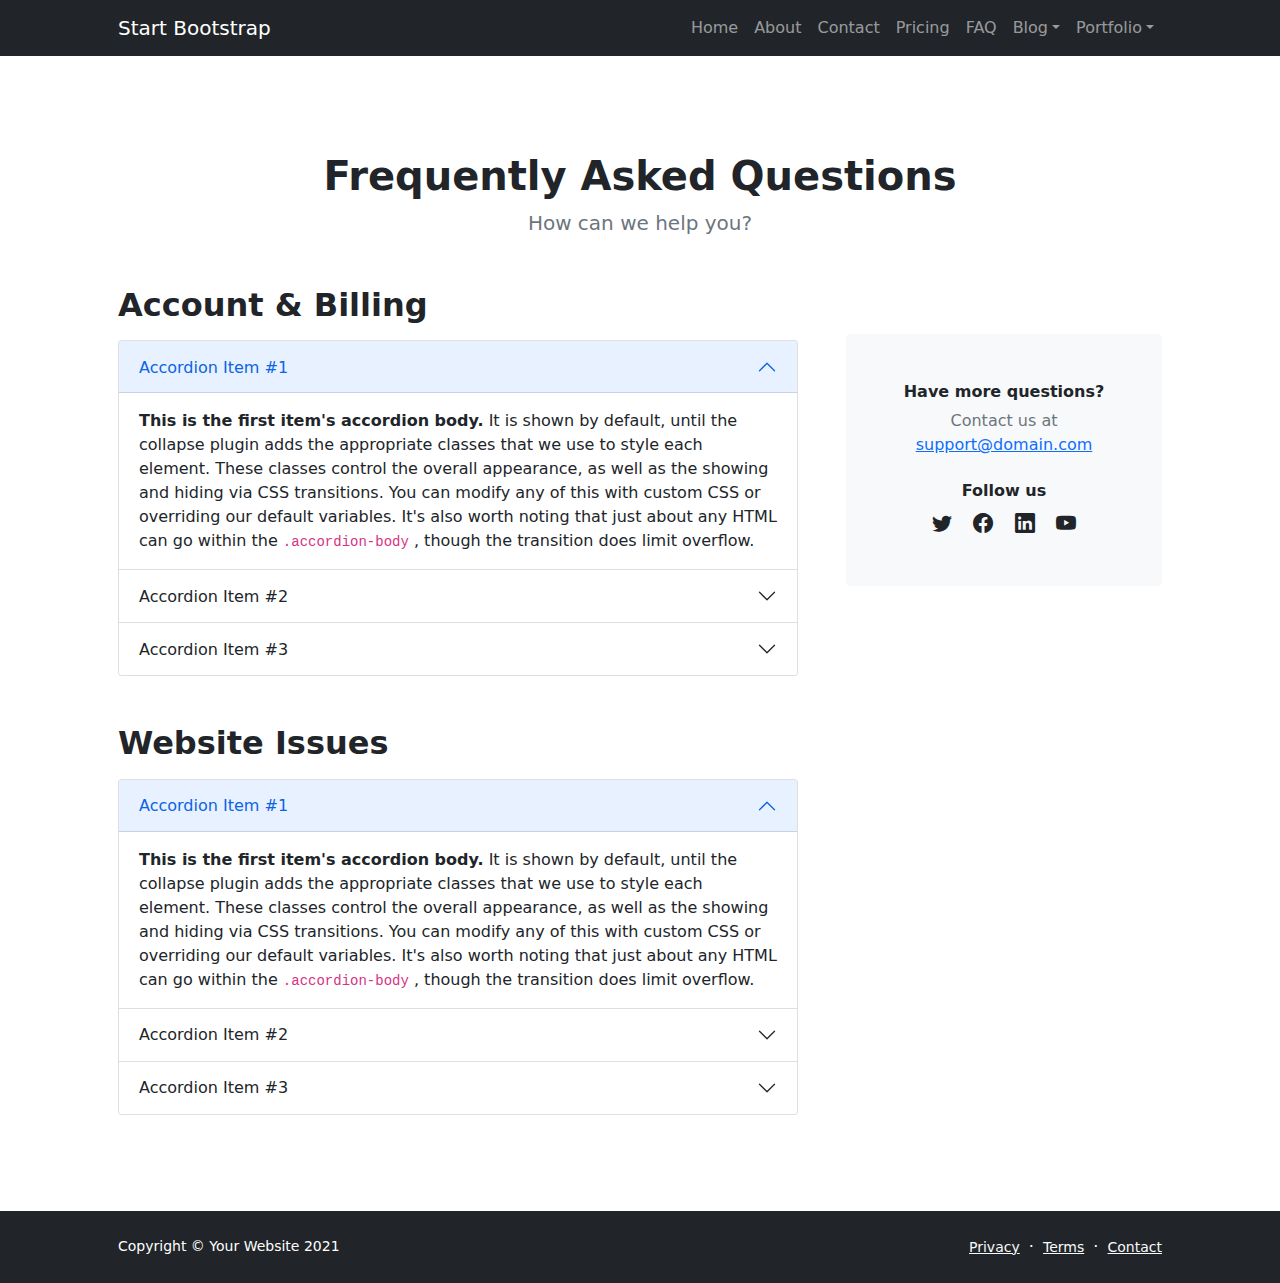
<file: app/faq.html>
<!DOCTYPE html>
<html lang="en">
    <head>
        <meta charset="utf-8" />
        <meta name="viewport" content="width=device-width, initial-scale=1, shrink-to-fit=no" />
        <meta name="description" content="" />
        <meta name="author" content="" />
        <title>Modern Business - Start Bootstrap Template</title>
        <!-- Favicon-->
        <link rel="icon" type="image/x-icon" href="assets/favicon.ico" />
        <!-- Bootstrap icons-->
        <link href="https://cdn.jsdelivr.net/npm/bootstrap-icons@1.5.0/font/bootstrap-icons.css" rel="stylesheet" />
        <!-- Core theme CSS (includes Bootstrap)-->
        <link href="css/styles.css" rel="stylesheet" />
    </head>
    <body class="d-flex flex-column h-100">
        <main class="flex-shrink-0">
            <!-- Navigation-->
            <nav class="navbar navbar-expand-lg navbar-dark bg-dark">
                <div class="container px-5">
                    <a class="navbar-brand" href="index.html">Start Bootstrap</a>
                    <button class="navbar-toggler" type="button" data-bs-toggle="collapse" data-bs-target="#navbarSupportedContent" aria-controls="navbarSupportedContent" aria-expanded="false" aria-label="Toggle navigation"><span class="navbar-toggler-icon"></span></button>
                    <div class="collapse navbar-collapse" id="navbarSupportedContent">
                        <ul class="navbar-nav ms-auto mb-2 mb-lg-0">
                            <li class="nav-item"><a class="nav-link" href="index.html">Home</a></li>
                            <li class="nav-item"><a class="nav-link" href="about.html">About</a></li>
                            <li class="nav-item"><a class="nav-link" href="contact.html">Contact</a></li>
                            <li class="nav-item"><a class="nav-link" href="pricing.html">Pricing</a></li>
                            <li class="nav-item"><a class="nav-link" href="faq.html">FAQ</a></li>
                            <li class="nav-item dropdown">
                                <a class="nav-link dropdown-toggle" id="navbarDropdownBlog" href="#" role="button" data-bs-toggle="dropdown" aria-expanded="false">Blog</a>
                                <ul class="dropdown-menu dropdown-menu-end" aria-labelledby="navbarDropdownBlog">
                                    <li><a class="dropdown-item" href="blog-home.html">Blog Home</a></li>
                                    <li><a class="dropdown-item" href="blog-post.html">Blog Post</a></li>
                                </ul>
                            </li>
                            <li class="nav-item dropdown">
                                <a class="nav-link dropdown-toggle" id="navbarDropdownPortfolio" href="#" role="button" data-bs-toggle="dropdown" aria-expanded="false">Portfolio</a>
                                <ul class="dropdown-menu dropdown-menu-end" aria-labelledby="navbarDropdownPortfolio">
                                    <li><a class="dropdown-item" href="portfolio-overview.html">Portfolio Overview</a></li>
                                    <li><a class="dropdown-item" href="portfolio-item.html">Portfolio Item</a></li>
                                </ul>
                            </li>
                        </ul>
                    </div>
                </div>
            </nav>
            <!-- Page Content-->
            <section class="py-5">
                <div class="container px-5 my-5">
                    <div class="text-center mb-5">
                        <h1 class="fw-bolder">Frequently Asked Questions</h1>
                        <p class="lead fw-normal text-muted mb-0">How can we help you?</p>
                    </div>
                    <div class="row gx-5">
                        <div class="col-xl-8">
                            <!-- FAQ Accordion 1-->
                            <h2 class="fw-bolder mb-3">Account &amp; Billing</h2>
                            <div class="accordion mb-5" id="accordionExample">
                                <div class="accordion-item">
                                    <h3 class="accordion-header" id="headingOne"><button class="accordion-button" type="button" data-bs-toggle="collapse" data-bs-target="#collapseOne" aria-expanded="true" aria-controls="collapseOne">Accordion Item #1</button></h3>
                                    <div class="accordion-collapse collapse show" id="collapseOne" aria-labelledby="headingOne" data-bs-parent="#accordionExample">
                                        <div class="accordion-body">
                                            <strong>This is the first item's accordion body.</strong>
                                            It is shown by default, until the collapse plugin adds the appropriate classes that we use to style each element. These classes control the overall appearance, as well as the showing and hiding via CSS transitions. You can modify any of this with custom CSS or overriding our default variables. It's also worth noting that just about any HTML can go within the
                                            <code>.accordion-body</code>
                                            , though the transition does limit overflow.
                                        </div>
                                    </div>
                                </div>
                                <div class="accordion-item">
                                    <h3 class="accordion-header" id="headingTwo"><button class="accordion-button collapsed" type="button" data-bs-toggle="collapse" data-bs-target="#collapseTwo" aria-expanded="false" aria-controls="collapseTwo">Accordion Item #2</button></h3>
                                    <div class="accordion-collapse collapse" id="collapseTwo" aria-labelledby="headingTwo" data-bs-parent="#accordionExample">
                                        <div class="accordion-body">
                                            <strong>This is the second item's accordion body.</strong>
                                            It is hidden by default, until the collapse plugin adds the appropriate classes that we use to style each element. These classes control the overall appearance, as well as the showing and hiding via CSS transitions. You can modify any of this with custom CSS or overriding our default variables. It's also worth noting that just about any HTML can go within the
                                            <code>.accordion-body</code>
                                            , though the transition does limit overflow.
                                        </div>
                                    </div>
                                </div>
                                <div class="accordion-item">
                                    <h3 class="accordion-header" id="headingThree"><button class="accordion-button collapsed" type="button" data-bs-toggle="collapse" data-bs-target="#collapseThree" aria-expanded="false" aria-controls="collapseThree">Accordion Item #3</button></h3>
                                    <div class="accordion-collapse collapse" id="collapseThree" aria-labelledby="headingThree" data-bs-parent="#accordionExample">
                                        <div class="accordion-body">
                                            <strong>This is the third item's accordion body.</strong>
                                            It is hidden by default, until the collapse plugin adds the appropriate classes that we use to style each element. These classes control the overall appearance, as well as the showing and hiding via CSS transitions. You can modify any of this with custom CSS or overriding our default variables. It's also worth noting that just about any HTML can go within the
                                            <code>.accordion-body</code>
                                            , though the transition does limit overflow.
                                        </div>
                                    </div>
                                </div>
                            </div>
                            <!-- FAQ Accordion 2-->
                            <h2 class="fw-bolder mb-3">Website Issues</h2>
                            <div class="accordion mb-5 mb-xl-0" id="accordionExample2">
                                <div class="accordion-item">
                                    <h3 class="accordion-header" id="headingOne"><button class="accordion-button" type="button" data-bs-toggle="collapse" data-bs-target="#collapseOne" aria-expanded="true" aria-controls="collapseOne">Accordion Item #1</button></h3>
                                    <div class="accordion-collapse collapse show" id="collapseOne" aria-labelledby="headingOne" data-bs-parent="#accordionExample2">
                                        <div class="accordion-body">
                                            <strong>This is the first item's accordion body.</strong>
                                            It is shown by default, until the collapse plugin adds the appropriate classes that we use to style each element. These classes control the overall appearance, as well as the showing and hiding via CSS transitions. You can modify any of this with custom CSS or overriding our default variables. It's also worth noting that just about any HTML can go within the
                                            <code>.accordion-body</code>
                                            , though the transition does limit overflow.
                                        </div>
                                    </div>
                                </div>
                                <div class="accordion-item">
                                    <h3 class="accordion-header" id="headingTwo"><button class="accordion-button collapsed" type="button" data-bs-toggle="collapse" data-bs-target="#collapseTwo" aria-expanded="false" aria-controls="collapseTwo">Accordion Item #2</button></h3>
                                    <div class="accordion-collapse collapse" id="collapseTwo" aria-labelledby="headingTwo" data-bs-parent="#accordionExample2">
                                        <div class="accordion-body">
                                            <strong>This is the second item's accordion body.</strong>
                                            It is hidden by default, until the collapse plugin adds the appropriate classes that we use to style each element. These classes control the overall appearance, as well as the showing and hiding via CSS transitions. You can modify any of this with custom CSS or overriding our default variables. It's also worth noting that just about any HTML can go within the
                                            <code>.accordion-body</code>
                                            , though the transition does limit overflow.
                                        </div>
                                    </div>
                                </div>
                                <div class="accordion-item">
                                    <h3 class="accordion-header" id="headingThree"><button class="accordion-button collapsed" type="button" data-bs-toggle="collapse" data-bs-target="#collapseThree" aria-expanded="false" aria-controls="collapseThree">Accordion Item #3</button></h3>
                                    <div class="accordion-collapse collapse" id="collapseThree" aria-labelledby="headingThree" data-bs-parent="#accordionExample2">
                                        <div class="accordion-body">
                                            <strong>This is the third item's accordion body.</strong>
                                            It is hidden by default, until the collapse plugin adds the appropriate classes that we use to style each element. These classes control the overall appearance, as well as the showing and hiding via CSS transitions. You can modify any of this with custom CSS or overriding our default variables. It's also worth noting that just about any HTML can go within the
                                            <code>.accordion-body</code>
                                            , though the transition does limit overflow.
                                        </div>
                                    </div>
                                </div>
                            </div>
                        </div>
                        <div class="col-xl-4">
                            <div class="card border-0 bg-light mt-xl-5">
                                <div class="card-body p-4 py-lg-5">
                                    <div class="d-flex align-items-center justify-content-center">
                                        <div class="text-center">
                                            <div class="h6 fw-bolder">Have more questions?</div>
                                            <p class="text-muted mb-4">
                                                Contact us at
                                                <br />
                                                <a href="#!">support@domain.com</a>
                                            </p>
                                            <div class="h6 fw-bolder">Follow us</div>
                                            <a class="fs-5 px-2 link-dark" href="#!"><i class="bi-twitter"></i></a>
                                            <a class="fs-5 px-2 link-dark" href="#!"><i class="bi-facebook"></i></a>
                                            <a class="fs-5 px-2 link-dark" href="#!"><i class="bi-linkedin"></i></a>
                                            <a class="fs-5 px-2 link-dark" href="#!"><i class="bi-youtube"></i></a>
                                        </div>
                                    </div>
                                </div>
                            </div>
                        </div>
                    </div>
                </div>
            </section>
        </main>
        <!-- Footer-->
        <footer class="bg-dark py-4 mt-auto">
            <div class="container px-5">
                <div class="row align-items-center justify-content-between flex-column flex-sm-row">
                    <div class="col-auto"><div class="small m-0 text-white">Copyright &copy; Your Website 2021</div></div>
                    <div class="col-auto">
                        <a class="link-light small" href="#!">Privacy</a>
                        <span class="text-white mx-1">&middot;</span>
                        <a class="link-light small" href="#!">Terms</a>
                        <span class="text-white mx-1">&middot;</span>
                        <a class="link-light small" href="#!">Contact</a>
                    </div>
                </div>
            </div>
        </footer>
        <!-- Bootstrap core JS-->
        <script src="https://cdn.jsdelivr.net/npm/bootstrap@5.1.3/dist/js/bootstrap.bundle.min.js"></script>
        <!-- Core theme JS-->
        <script src="js/scripts.js"></script>
    </body>
</html>
</file>
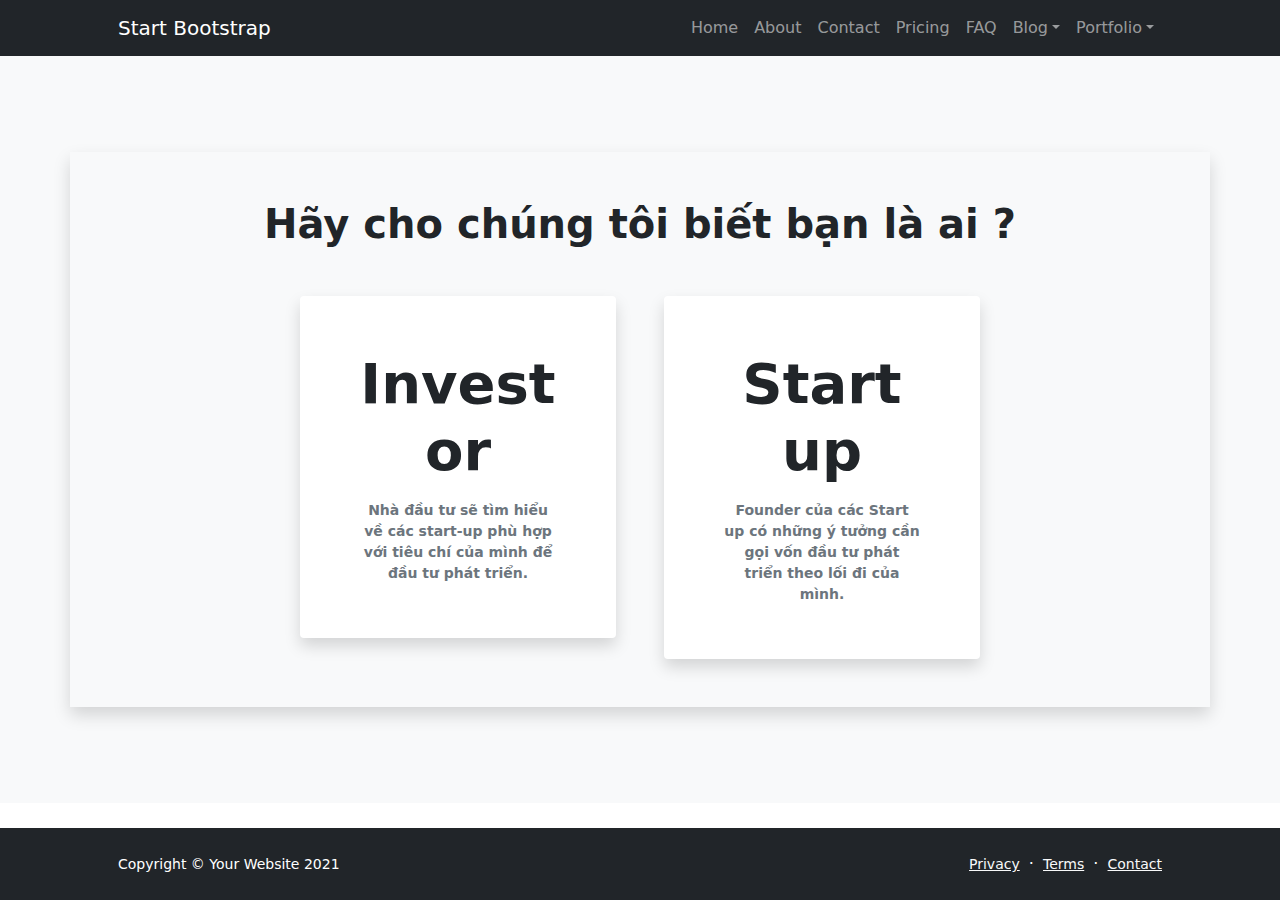
<file: app/starting.html>
<!DOCTYPE html>
<html lang="en">
    <head>
        <meta charset="utf-8" />
        <meta name="viewport" content="width=device-width, initial-scale=1, shrink-to-fit=no" />
        <meta name="description" content="" />
        <meta name="author" content="" />
        <title>Modern Business - Start Bootstrap Template</title>
        <!-- Favicon-->
        <link rel="icon" type="image/x-icon" href="assets/favicon.ico" />
        <!-- Bootstrap icons-->
        <link href="https://cdn.jsdelivr.net/npm/bootstrap-icons@1.5.0/font/bootstrap-icons.css" rel="stylesheet" />
        <!-- Core theme CSS (includes Bootstrap)-->
        <link href="css/styles.css" rel="stylesheet" />
    </head>
    <body class="d-flex flex-column">
        <main class="flex-shrink-0">
            <!-- Navigation-->
            <nav class="navbar navbar-expand-lg navbar-dark bg-dark">
                <div class="container px-5">
                    <a class="navbar-brand" href="index.html">Start Bootstrap</a>
                    <button class="navbar-toggler" type="button" data-bs-toggle="collapse" data-bs-target="#navbarSupportedContent" aria-controls="navbarSupportedContent" aria-expanded="false" aria-label="Toggle navigation"><span class="navbar-toggler-icon"></span></button>
                    <div class="collapse navbar-collapse" id="navbarSupportedContent">
                        <ul class="navbar-nav ms-auto mb-2 mb-lg-0">
                            <li class="nav-item"><a class="nav-link" href="index.html">Home</a></li>
                            <li class="nav-item"><a class="nav-link" href="about.html">About</a></li>
                            <li class="nav-item"><a class="nav-link" href="contact.html">Contact</a></li>
                            <li class="nav-item"><a class="nav-link" href="pricing.html">Pricing</a></li>
                            <li class="nav-item"><a class="nav-link" href="faq.html">FAQ</a></li>
                            <li class="nav-item dropdown">
                                <a class="nav-link dropdown-toggle" id="navbarDropdownBlog" href="#" role="button" data-bs-toggle="dropdown" aria-expanded="false">Blog</a>
                                <ul class="dropdown-menu dropdown-menu-end" aria-labelledby="navbarDropdownBlog">
                                    <li><a class="dropdown-item" href="blog-home.html">Blog Home</a></li>
                                    <li><a class="dropdown-item" href="blog-post.html">Blog Post</a></li>
                                </ul>
                            </li>
                            <li class="nav-item dropdown">
                                <a class="nav-link dropdown-toggle" id="navbarDropdownPortfolio" href="#" role="button" data-bs-toggle="dropdown" aria-expanded="false">Portfolio</a>
                                <ul class="dropdown-menu dropdown-menu-end" aria-labelledby="navbarDropdownPortfolio">
                                    <li><a class="dropdown-item" href="portfolio-overview.html">Portfolio Overview</a></li>
                                    <li><a class="dropdown-item" href="portfolio-item.html">Portfolio Item</a></li>
                                </ul>
                            </li>
                        </ul>
                    </div>
                </div>
            </nav>
            <!-- Pricing section-->
            <section class="bg-light py-5">
                <div class="container px-5 my-5 shadow border-0 py-5">
                    <div class="text-center mb-5">
                        <h1 class="fw-bolder">Hãy cho chúng tôi biết bạn là ai ?</h1>
                    </div>
                    <div id="test" class="row gx-5 justify-content-center">
                        <!-- Pricing card free-->
                        <!-- Pricing card pro-->
                        <div class="col-lg-6 col-xl-4">
                            <div class="card mb-5 mb-xl-0 shadow border-0 btn" onclick="get_Text()">
                                <div class="card-body p-5">
                                    <div class="mb-3 text-center">
                                        <a class="text-decoration-none link-dark display-4 fw-bold stretched-link" >Investor</a>
                                    </div>
                                    <div class="small fw-bold text-secondary">Nhà đầu tư sẽ tìm hiểu về các start-up phù hợp với tiêu chí của mình để đầu tư phát triển.</div>
                                </div>
                            </div>
                        </div>
                        <!-- Pricing card enterprise-->
                        <div class="col-lg-6 col-xl-4">
                            <div class="card mb-5 mb-xl-0 shadow border-0 btn" onclick="rewriteHTML(this,getText())">
                                <div class="card-body p-5">
                                    <div class="mb-3 text-center">
                                        <a class="text-decoration-none link-dark display-4 fw-bold stretched-link" href="./projects.html">Start up</a>
                                    </div>
                                    <div class="small fw-bold text-secondary">Founder của các Start up có những ý tưởng cần gọi vốn đầu tư phát triển theo lối đi của mình.</div>
                                </div>
                            </div>
                        </div>
                    </div>
                </div>
            </section>
        </main>
        <!-- Footer-->
        <footer class="bg-dark py-4 mt-auto">
            <div class="container px-5">
                <div class="row align-items-center justify-content-between flex-column flex-sm-row">
                    <div class="col-auto"><div class="small m-0 text-white">Copyright &copy; Your Website 2021</div></div>
                    <div class="col-auto">
                        <a class="link-light small" href="#!">Privacy</a>
                        <span class="text-white mx-1">&middot;</span>
                        <a class="link-light small" href="#!">Terms</a>
                        <span class="text-white mx-1">&middot;</span>
                        <a class="link-light small" href="#!">Contact</a>
                    </div>
                </div>
            </div>
        </footer>
        <!-- Bootstrap core JS-->
        <script src="https://cdn.jsdelivr.net/npm/bootstrap@5.1.3/dist/js/bootstrap.bundle.min.js"></script>
        <!-- Core theme JS-->
        <script src="js/scripts.js"></script>
    </body>
</html>
</file>
